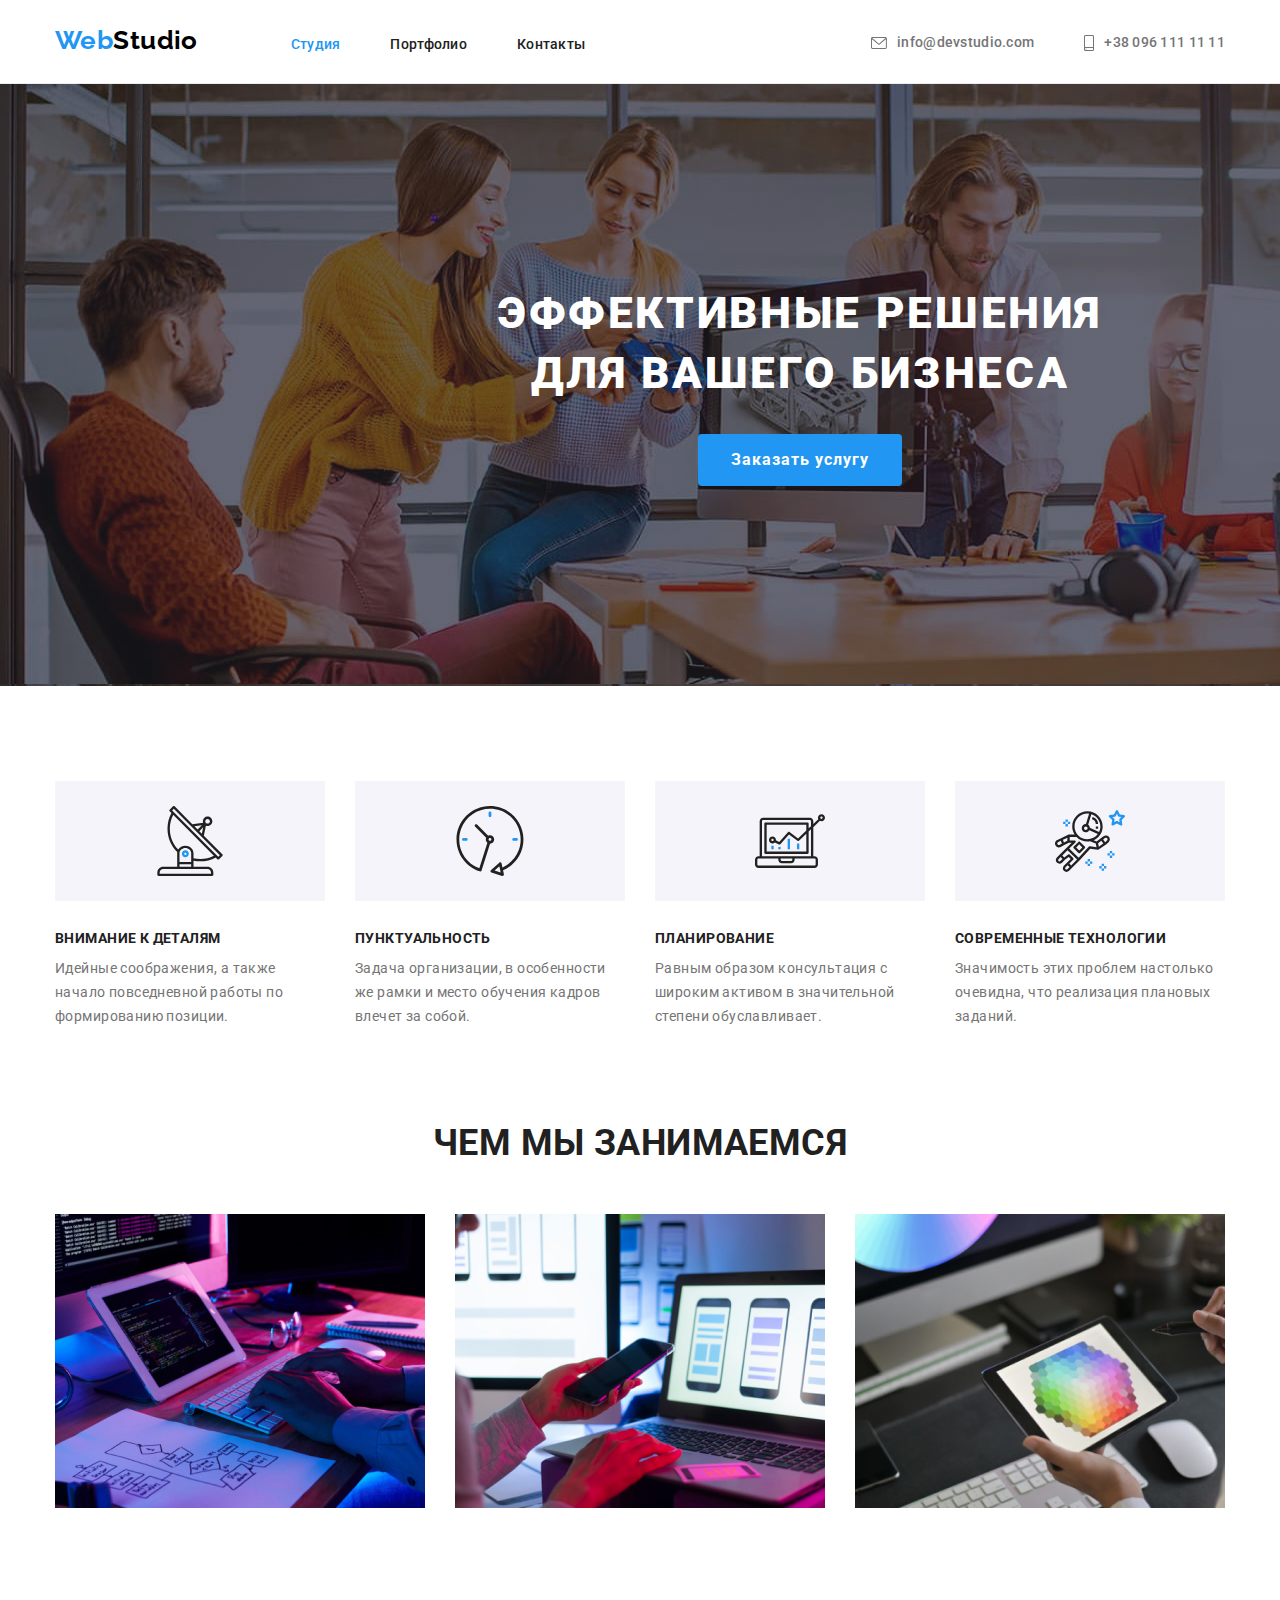
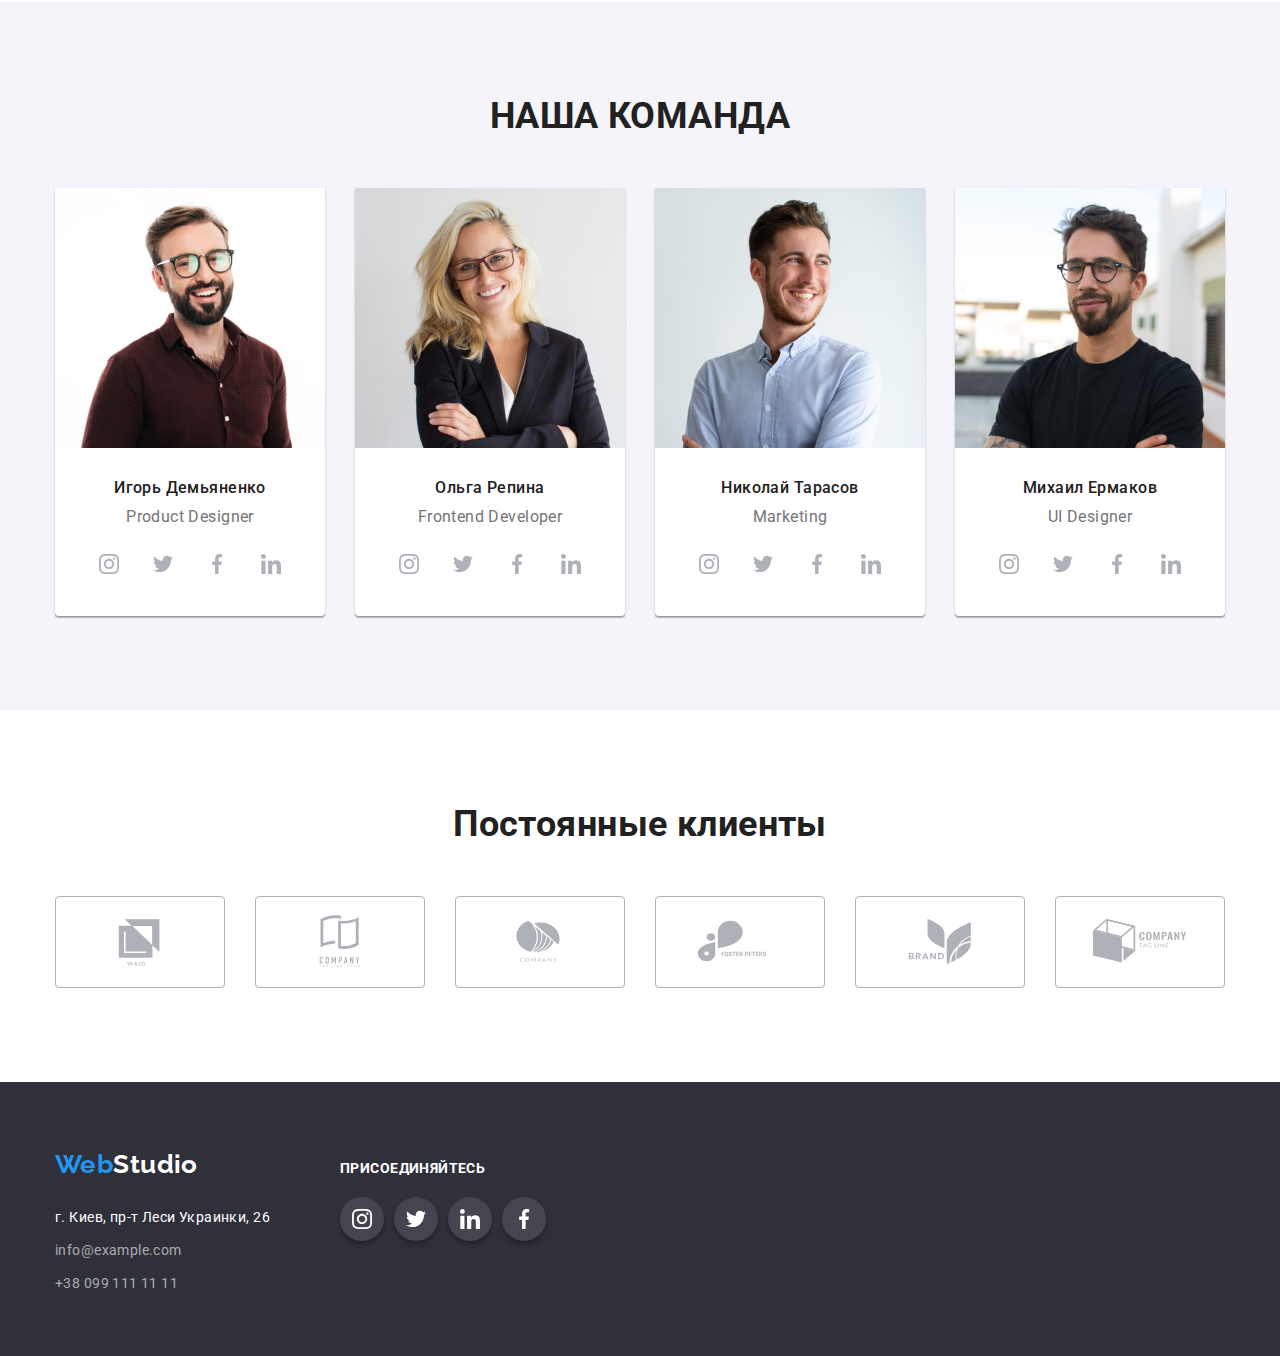
<file: index.html>
<!DOCTYPE html>
<html lang="en">

<head>
    <meta charset="UTF-8">
    <meta http-equiv="X-UA-Compatible" content="IE=edge">
    <meta name="viewport" content="width=device-width, initial-scale=1.0">
    <title>Web Studio</title>

    <!-- Сначала нормализатор -->
    <link rel="stylesheet"
        href="https://cdnjs.cloudflare.com/ajax/libs/modern-normalize/1.0.0/modern-normalize.min.css" />
    <!-- Потом ваши стили -->

    <link rel="preconnect" href="https://fonts.googleapis.com">
    <link rel="preconnect" href="https://fonts.gstatic.com" crossorigin>
    <link rel="stylesheet"
        href="https://fonts.googleapis.com/css2?family=Raleway:wght@700&family=Roboto:wght@400;500;700;900&display=swap">
    <link rel="stylesheet" href="./css/styles.css">
</head>

<body class="body-page">
<!--  - -- -- - - -- - - - -- - --- - -HEADER- - - -- -- - - - -- - - -- - -->
    <header class="head">
        <!--Область навигации-->
        <div class="container headstyle">
            <nav class="container-nav">
                <a href="./index.html" class="logo"><span class="logostyle">Web</span>Studio</a>
                <ul class="site-nav cont-site">

                    <li class="list-nav"><a href="./index.html" class="link current">Студия</a></li>
                    <li class="list-nav"><a href="./portfolio.html" class="link">Портфолио</a></li>
                    <li class="list-nav"><a href="" class="link">Контакты</a></li>
                </ul>

            </nav>
            <ul class="contacts">
                <li class="contacts-item">
                    <a href="mailto:info@devstudio.com" class="contacts-link">
                        <svg width="16" height="12" class="icon-decoration">
                            <use href="./images/icons.svg#icon-envelope"></use>
                        </svg>
                        info@devstudio.com
                    </a>
                </li>
                <li class="contacts-item">
                    <a href="tel:+380961111111" class="contacts-link">
                        <svg width="10" height="16" class="icon-decoration">
                            <use href="./images/icons.svg#icon-smartphone"></use>
                        </svg>
                        +38 096 111 11 11
                    </a>

                </li>
            </ul>
        </div>
    </header>
<!-- - - - -- - - - - -- - - -- - - -MAIN CONTENT- - -- - - - -- - - -- -- -- - -->
    <main>
<!-- -- - - -- -- - - - --- -- - - -- -HERO BLOCK- - -- - - - - - -- - - -- -  -->
        <section class="greeting">
            <div class="greet-box container">
                <h1 class="greeting-title">Эффективные решения для вашего бизнеса</h1>
                <button type="button" class="primary button">Заказать услугу</button>
            </div>
        </section>
<!-- - - -- - -- -- - - -- - - -- - -- -Особенности- - - - -- - - -- - -- -- - --->
        <section class="features">
            <div class="feature container">
                <ul class="features-list">
                    <li class="features-item">
                        <div class="features-icons">
                            <svg width="70" height="70" class="features-icon-decoration">
                                <use href="./images/icons.svg#icon-antenna"></use>
                            </svg>
                        </div>
                        <h3 class="features-title">Внимание к деталям</h3>
                        <p class="text">Идейные соображения, а также начало повседневной работы по формированию позиции.
                        </p>
                    </li>
                    <li class="features-item">
                        <div class="features-icons">
                            <svg width="70" height="70" class="features-icon-decoration">
                                <use href="./images/icons.svg#icon-clock"></use>
                            </svg>
                        </div>
                        <h3 class="features-title">Пунктуальность</h3>
                        <p class="text">Задача организации, в особенности же рамки и место обучения кадров влечет за
                            собой.</p>
                    </li>

                    <li class="features-item">
                        <div class="features-icons">
                            <svg width="70" height="70" class="features-icon-decoration">
                                <use href="./images/icons.svg#icon-diagram"></use>
                            </svg>
                        </div>
                        <h3 class="features-title">Планирование</h3>
                        <p class="text">Равным образом консультация с широким активом в значительной степени
                            обуславливает.</p>
                    </li>
                    <li class="features-item">
                        <div class="features-icons">
                            <svg width="70" height="70" class="features-icon-decoration">
                                <use href="./images/icons.svg#icon-astronaut"></use>
                            </svg>
                        </div>
                        <h3 class="features-title">Современные технологии</h3>
                        <p class="text">Значимость этих проблем настолько очевидна, что реализация плановых заданий.</p>
                    </li>
                </ul>
            </div>
        </section>
<!--  -- - --- - - -- - -- - -- -Чем мы занимаемся- - -- -- - -- - - --- - - - -- -- -- -  -->
        <section class="work ">
            <div class="examples container">
                <h2 class="examples-work-title">Чем мы занимаемся</h2>
                <ul class="examples-list">
                    <li class="examples-item"><img src="./images/box1.jpg" alt="Разработка программ" width="370"
                            class="image"></li>
                    <li class="examples-item"><img src="./images/box2.jpg" alt="Разработка мобильных приложений"
                            width="370" class="image"></li>
                    <li class="examples-item"><img src="./images/box3.jpg" alt="Дизайн" width="370" class="image"></li>
                </ul>
            </div>
        </section>
<!-- -- - -- -- - -- - - - -- - - - -Наша команда- - -- - - -- - - - -- - - -- - -- -->
        <section class="team-list">
            <div class="team container">
                <h2 class="team-title">Наша команда</h2>
                <ul class="profile">
                    <li class="team-item"><img src="./images/img.jpg" alt="Product Designer" width="270" class="image">
                        <div class="profile-description">
                            <h3 class="name">Игорь Демьяненко</h3>
                            <p class="profession">Product Designer</p>
                        
                        <ul class="social-network">
                            <li class="icon-link-item">
                                <a href="" class="instagram icon-link">
                                    <svg width="20" height="20" class="social-link-icon">
                                        <use href="./images/icons.svg#icon-instagram"></use>
                                    </svg>
                                </a>
                            </li>
                            <li class="icon-link-item">
                                <a href="" class="twitter icon-link">
                                    <svg width="20" height="20" class="social-link-icon">
                                        <use href="./images/icons.svg#icon-twitter"></use>
                                    </svg>
                                </a>
                            </li>
                            <li class="icon-link-item">
                                <a href="" class="facebook icon-link">
                                    <svg width="20" height="20" class="social-link-icon">
                                        <use href="./images/icons.svg#icon-facebook"></use>
                                    </svg>
                                </a>
                            </li>
                            <li class="icon-link-item">
                                <a href="" class="linkedin icon-link">
                                    <svg width="20" height="20" class="social-link-icon">
                                        <use href="./images/icons.svg#icon-linkedin"></use>
                                    </svg>
                                </a>
                            </li>
                        </ul>
                        </div>
                    </li>
                    <li class="team-item"><img src="./images/img1.jpg" alt="Frontend Developer" width="270"
                            class="image">
                        <div class="profile-description">
                            <h3 class="name">Ольга Репина</h3>
                            <p class="profession">Frontend Developer</p>
                        
                        <ul class="social-network">
                            <li class="icon-link-item">
                                <a href="" class="instagram icon-link">
                                    <svg width="20" height="20" class="social-link-icon">
                                        <use href="./images/icons.svg#icon-instagram"></use>
                                    </svg>
                                </a>
                            </li>
                            <li class="icon-link-item">
                                <a href="" class="twitter icon-link">
                                    <svg width="20" height="20" class="social-link-icon">
                                        <use href="./images/icons.svg#icon-twitter"></use>
                                    </svg>
                                </a>
                            </li>
                            <li class="icon-link-item">
                                <a href="" class="facebook icon-link">
                                    <svg width="20" height="20" class="social-link-icon">
                                        <use href="./images/icons.svg#icon-facebook"></use>
                                    </svg>
                                </a>
                            </li>
                            <li class="icon-link-item">
                                <a href="" class="linkedin icon-link">
                                    <svg width="20" height="20" class="social-link-icon">
                                        <use href="./images/icons.svg#icon-linkedin"></use>
                                    </svg>
                                </a>
                            </li>
                        </ul>
                        </div>
                    </li>
                    <li class="team-item"><img src="./images/img2.jpg" alt="Marketing" width="270" class="image">
                        <div class="profile-description">
                            <h3 class="name">Николай Тарасов</h3>
                            <p class="profession">Marketing</p>
                            <ul class="social-network">
                                <li class="icon-link-item">
                                    <a href="" class="instagram icon-link">
                                        <svg width="20" height="20" class="social-link-icon">
                                            <use href="./images/icons.svg#icon-instagram"></use>
                                        </svg>
                                    </a>
                                </li>
                                <li class="icon-link-item">
                                    <a href="" class="twitter icon-link">
                                        <svg width="20" height="20" class="social-link-icon">
                                            <use href="./images/icons.svg#icon-twitter"></use>
                                        </svg>
                                    </a>
                                </li>
                                <li class="icon-link-item">
                                    <a href="" class="facebook icon-link">
                                        <svg width="20" height="20" class="social-link-icon">
                                            <use href="./images/icons.svg#icon-facebook"></use>
                                        </svg>
                                    </a>
                                </li>
                                <li class="icon-link-item">
                                    <a href="" class="linkedin icon-link">
                                        <svg width="20" height="20" class="social-link-icon">
                                            <use href="./images/icons.svg#icon-linkedin"></use>
                                        </svg>
                                    </a>
                                </li>
                            </ul>
                        </div>
                       
                    </li>
                    <li class="team-item"><img src="./images/img3.jpg" alt="UI Designer" width="270" class="image">
                        <div class="profile-description">
                            <h3 class="name">Михаил Ермаков</h3>
                            <p class="profession">UI Designer</p>
                            <ul class="social-network">
                                <li class="icon-link-item">
                                    <a href="" class="instagram icon-link">
                                        <svg width="20" height="20" class="social-link-icon">
                                            <use href="./images/icons.svg#icon-instagram"></use>
                                        </svg>
                                    </a>
                                </li>
                                <li class="icon-link-item">
                                    <a href="" class="twitter icon-link">
                                        <svg width="20" height="20" class="social-link-icon">
                                            <use href="./images/icons.svg#icon-twitter"></use>
                                        </svg>
                                    </a>
                                </li>
                                <li class="icon-link-item">
                                    <a href="" class="facebook icon-link">
                                        <svg width="20" height="20" class="social-link-icon">
                                            <use href="./images/icons.svg#icon-facebook"></use>
                                        </svg>
                                    </a>
                                </li>
                                <li class="icon-link-item">
                                    <a href="" class="linkedin icon-link">
                                        <svg width="20" height="20" class="social-link-icon">
                                            <use href="./images/icons.svg#icon-linkedin"></use>
                                        </svg>
                                    </a>
                                </li>
                            </ul>
                        </div>
                        
                    </li>
                </ul>
            </div>
        </section>
<!--   -- - -- - -- - -- - -- - -- - - -- - - -- Наши клиенты - -- - -- - -- - -- -- - -- -- --->
        <section class="clients">
            <div class="clients-group">
                <h2 class="clients-title">Постоянные клиенты</h2>
                <ul class="clients-list">
                    <li class="clients-item">
                        <a href="" class="clients-link">
                            <svg width="106" height="60" class="clients-link-icon">
                                <use href="./images/icons.svg#icon-Logo-company1">
                                </use>
                            </svg>
                        </a>
                    </li>
                    <li class="clients-item">
                        <a href="" class="clients-link">
                            <svg width="106" height="60" class="clients-link-icon">
                                <use href="./images/icons.svg#icon-Logo-company2">
                                </use>
                            </svg>
                        </a>
                    </li>
                    <li class="clients-item">
                        <a href="" class="clients-link">
                            <svg width="106" height="60" class="clients-link-icon">
                                <use href="./images/icons.svg#icon-Logo-company3">
                                </use>
                            </svg>
                        </a>
                    </li>
                    <li class="clients-item">
                        <a href="" class="clients-link">
                            <svg width="106" height="60" class="clients-link-icon">
                                <use href="./images/icons.svg#icon-Logo-company4">
                                </use>
                            </svg>
                        </a>
                    </li>
                    <li class="clients-item">
                        <a href="" class="clients-link">
                            <svg width="106" height="60" class="clients-link-icon">
                                <use href="./images/icons.svg#icon-Logo-company5">
                                </use>
                            </svg>
                        </a>
                    </li>
                    <li class="clients-item">
                        <a href="" class="clients-link">
                            <svg width="106" height="60" class="clients-link-icon">
                                <use href="./images/icons.svg#icon-Logo-company6">
                                </use>
                            </svg>
                        </a>
                    </li>
                </ul>
            </div>

        </section>
    </main>
<!--  -- - - -- - - -- - -- -- - - -- --FOOTER- - - -- - -- - -- - - -- - -- -- -  -->
    <footer class="footer-section">
        <div class="container basement">
                <div class="logo-address">
                    <a href="./index.html" class="foot-logo"><span class="footstyle">Web</span>Studio</a>
                    <address class="address-text ident">г. Киев, пр-т Леси Украинки, 26
                        <ul class="list-ident">
                            <li class="ident"><a href="mailto:info@example.com" class="foot-link">info@example.com</a>
                            </li>
                            <li class="ident"><a href="tel:+380991111111" class="foot-link">+38 099 111 11 11</a></li>
                        </ul>
                    </address>
                </div>
                <div class="social-link-list">
                    <h2 class="social-link-head">ПРИСОЕДИНЯЙТЕСЬ</h2>
                    <ul class="footer-social-list">
                        <li class="foot-social-item">
                            <a href="" class="instagram icon-link-footer">
                                <svg width="20" height="20" class="social-link-icon">
                                    <use href="./images/icons.svg#icon-instagram"></use>
                                </svg>
                            </a>
                        </li>
                        <li class="foot-social-item">
                            <a href="" class="twitter icon-link-footer">
                                <svg width="20" height="20" class="social-link-icon">
                                    <use href="./images/icons.svg#icon-twitter"></use>
                                </svg>
                            </a>
                        </li>
                        <li class="foot-social-item">
                            <a href="" class="linkedin icon-link-footer">
                                <svg width="20" height="20" class="social-link-icon">
                                    <use href="./images/icons.svg#icon-linkedin"></use>
                                </svg>
                            </a>
                        </li>
                        <li class="foot-social-item">
                            <a href="" class="facebook icon-link-footer">
                                <svg width="20" height="20" class="social-link-icon">
                                    <use href="./images/icons.svg#icon-facebook"></use>
                                </svg>
                            </a>
                        </li>
                    </ul>
                </div>
           

        </div>
    </footer>
</body>

</html>
</file>
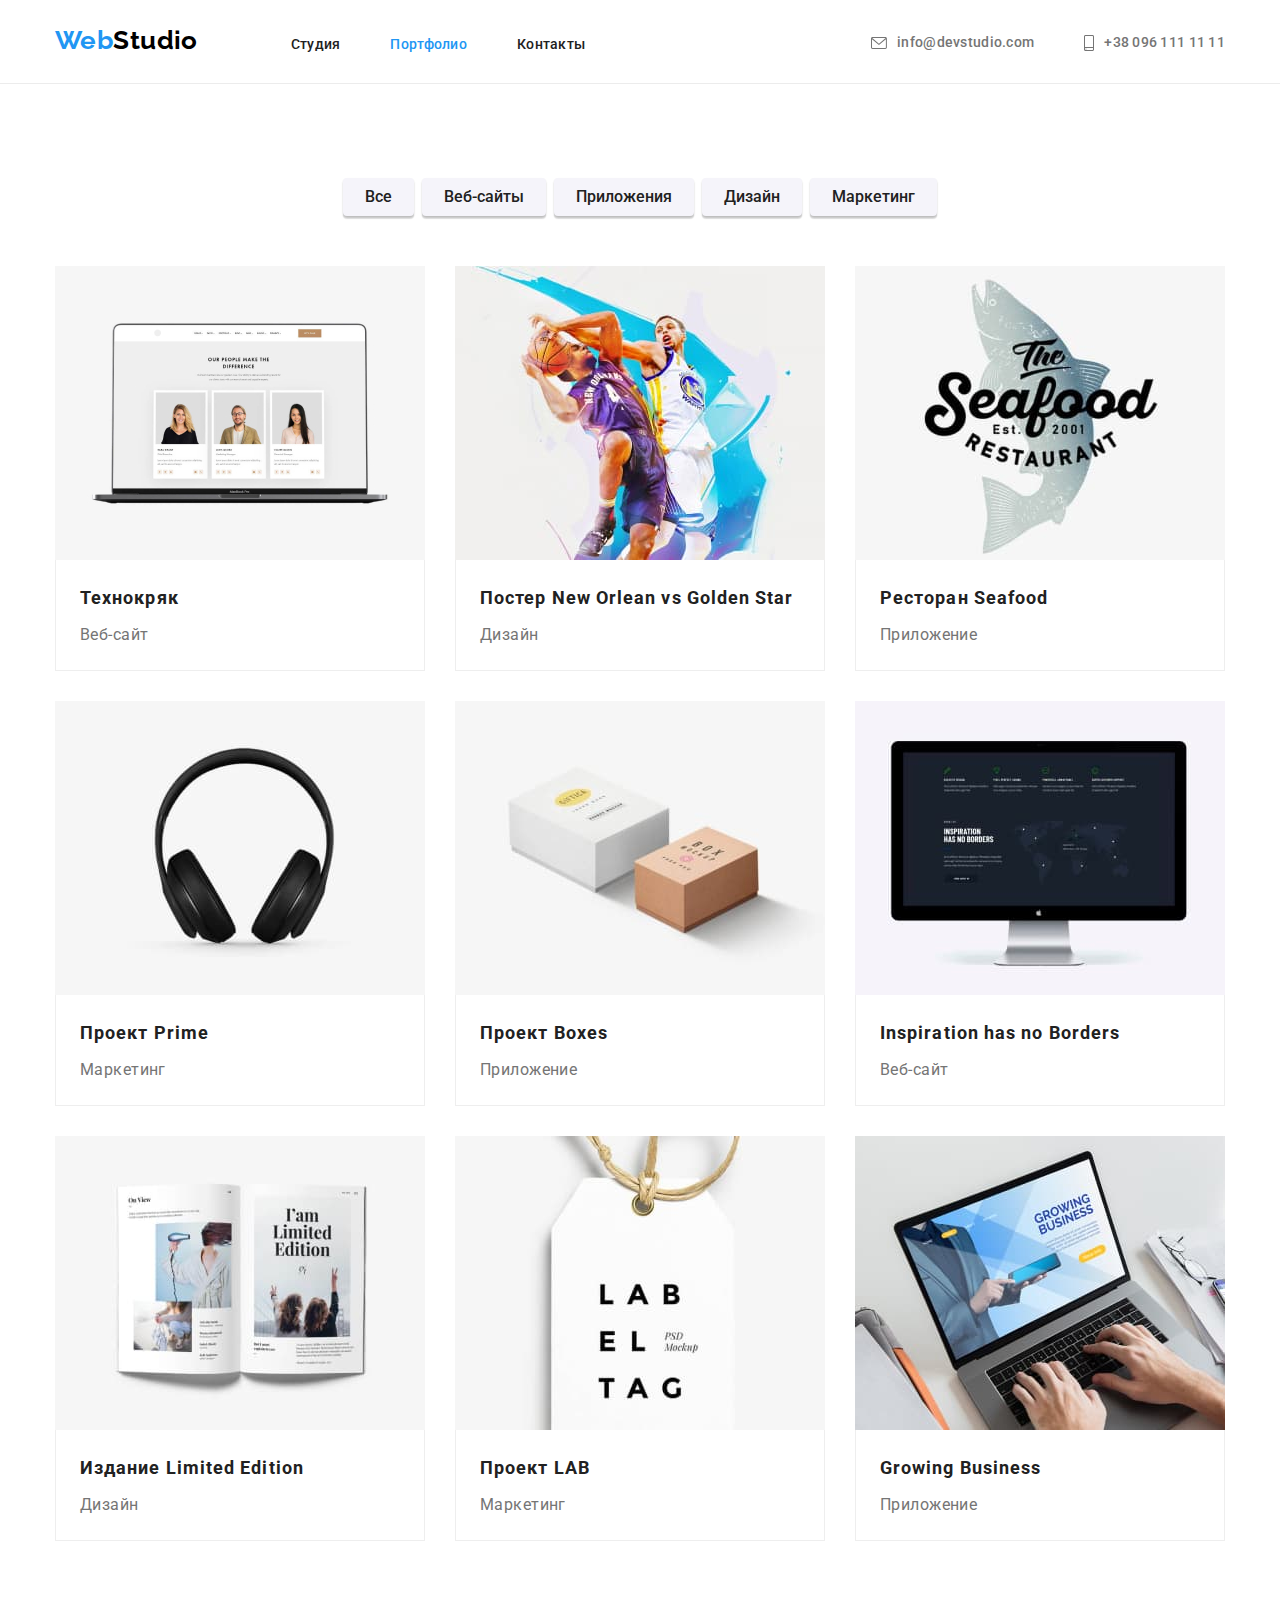
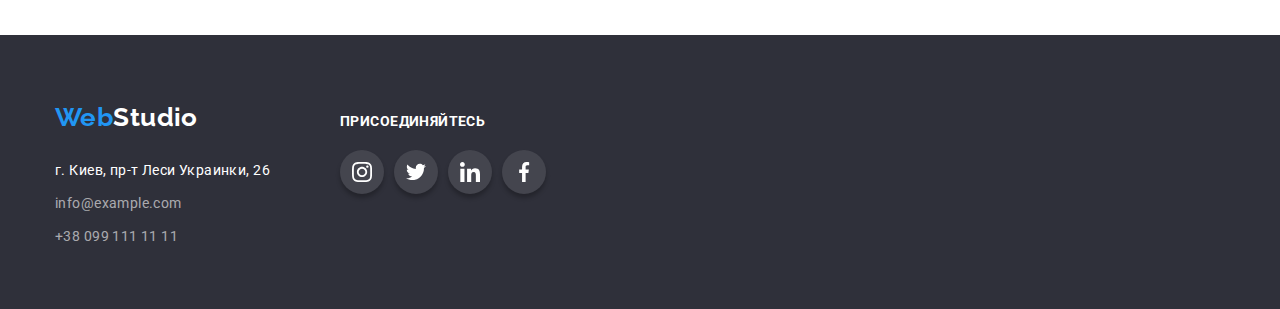
<file: portfolio.html>
<!DOCTYPE html>
<html lang="en">

<head>
    <meta charset="UTF-8">
    <meta http-equiv="X-UA-Compatible" content="IE=edge">
    <meta name="viewport" content="width=device-width, initial-scale=1.0">
    <title>Портфолио</title>

    <!-- Сначала нормализатор -->
    <link rel="stylesheet"
        href="https://cdnjs.cloudflare.com/ajax/libs/modern-normalize/1.0.0/modern-normalize.min.css" />
    <!-- Потом стили -->

    <link rel="preconnect" href="https://fonts.googleapis.com">
    <link rel="preconnect" href="https://fonts.gstatic.com" crossorigin>
    <link
        href="https://fonts.googleapis.com/css2?family=Raleway:wght@700&family=Roboto:wght@400;500;700;900&display=swap"
        rel="stylesheet">
    <link rel="stylesheet" href="./css/styles.css">
</head>

<body class="body-page">
    <header class="head">
<!-- -- -- - -- - -- - -- - -Область навигации - -- - - -- -- - - -- - - - -->
        <div class="container headstyle">
            <nav class="container-nav">
                <a href="./index.html" class="logo"><span class="logostyle">Web</span>Studio</a>
                <ul class="site-nav cont-site">

                    <li class="list-nav"><a href="./index.html" class="link">Студия</a></li>
                    <li class="list-nav"><a href="./portfolio.html" class="link current">Портфолио</a></li>
                    <li class="list-nav"><a href="" class="link">Контакты</a></li>
                </ul>

            </nav>
            <ul class="contacts">
                <li class="contacts-item">
                    <a href="mailto:info@devstudio.com" class="contacts-link">
                        <svg width="16" height="12" class="icon-decoration">
                            <use href="./images/icons.svg#icon-envelope"></use>
                        </svg>
                        info@devstudio.com
                    </a>
                </li>
                <li class="contacts-item">
                    <a href="tel:+380961111111" class="contacts-link">
                        <svg width="10" height="16" class="icon-decoration">
                            <use href="./images/icons.svg#icon-smartphone"></use>
                        </svg>
                        +38 096 111 11 11
                    </a>

                </li>
            </ul>
        </div>
    </header>
    <main>

        <section class="prime">
            <div class="container content">
    <!-- --      --- ----  --- --- --- --- -- --- --- -- Фильтр--- --- -- ----->
                <h2 class="hidden-title">Фильтр</h2>
                
                    <ul class="filter">
                        <li class="item-btn"><button type="button" class="btn primary">Все</button></li>
                        <li class="item-btn"><button type="button" class="btn second">Веб-сайты</button></li>
                        <li class="item-btn"><button type="button" class="btn second">Приложения</button></li>
                        <li class="item-btn"><button type="button" class="btn second">Дизайн</button></li>
                        <li class="item-btn"><button type="button" class="btn second">Маркетинг</button></li>
                    </ul>
                
    <!-- --- --- --- -- -- ---- --- -- --- -- --- - Список работ -- -- -- -- -- - -->
                <h2 class="hidden-title">Список работ</h2>

                <ul class="work-list">
                    <li class="list-item">
                        <a href="" class="list-item-link">
                            <img src="./images/p_img1.jpg" alt="Техно кряка" class="image" width="370" class="image">
                            <div class="description-card">
                                <h3 class="item-title">Технокряк</h3>
                                <p class="item">Веб-сайт</p>
                            </div>
                        </a>
                    </li>
                
                    <li class="list-item">
                        <a href="" class="list-item-link">
                            <img src="./images/p_img2.jpg" alt="Постер баскетбол" class="image" width="370" class="image">
                            <div class="description-card">
                                <h3 class="item-title">Постер New Orlean vs Golden Star</h3>
                                <p class="item">Дизайн</p>
                            </div>
                
                        </a>
                    </li>
                
                    <li class="list-item">
                        <a href="" class="list-item-link">
                            <img src="./images/p_img3.jpg" alt="Ресторанчик" class="image" width="370" class="image">
                            <div class="description-card">
                                <h3 class="item-title">Ресторан Seafood</h3>
                                <p class="item">Приложение</p>
                            </div>
                
                        </a>
                    </li>
                
                    <li class="list-item">
                        <a href="" class="list-item-link">
                            <img src="./images/p_img4.jpg" alt="Наушнички" class="image" width="370" class="image">
                            <div class="description-card">
                                <h3 class="item-title">Проект Prime</h3>
                                <p class="item">Маркетинг</p>
                            </div>
                
                        </a>
                    </li>
                
                    <li class="list-item">
                        <a href="" class="list-item-link">
                            <img src="./images/p_img5.jpg" alt="Какие то коробки" class="image" width="370" class="image">
                            <div class="description-card">
                                <h3 class="item-title">Проект Boxes</h3>
                                <p class="item">Приложение</p>
                            </div>
                
                        </a>
                    </li>
                
                    <li class="list-item">
                        <a href="" class="list-item-link">
                            <img src="./images/p_img6.jpg" alt="Мониторчик" class="image" width="370" class="image">
                            <div class="description-card">
                                <h3 class="item-title">Inspiration has no Borders</h3>
                                <p class="item">Веб-сайт</p>
                            </div>
                
                        </a>
                    </li>
                
                    <li class="list-item">
                        <a href="" class="list-item-link">
                            <img src="./images/p_img7.jpg" alt="Журнальчик" class="image" width="370" class="image">
                            <div class="description-card">
                                <h3 class="item-title">Издание Limited Edition</h3>
                                <p class="item">Дизайн</p>
                            </div>
                
                        </a>
                    </li>
                
                    <li class="list-item">
                        <a href="" class="list-item-link">
                            <img src="./images/p_img8.jpg" alt="Етикетка" class="image" width="370" class="image">
                            <div class="description-card">
                                <h3 class="item-title">Проект LAB</h3>
                                <p class="item">Маркетинг</p>
                            </div>
                
                        </a>
                    </li>
                
                    <li class="list-item">
                        <a href="" class="list-item-link">
                            <img src="./images/p_img9.jpg" alt="Ноутбук" class="image" width="370" class="image">
                            <div class="description-card">
                                <h3 class="item-title">Growing Business</h3>
                                <p class="item">Приложение</p>
                            </div>
                
                        </a>
                    </li>
                
                </ul>
            </div>
        </section>
    </main>
    <!--  -- - --  -- - -- - -- - -  - - - - -- --  FOOTER - -- - -- - - -- - - - - - --  -->
    <footer class="footer-section">
        <div class="container basement">
            <div class="logo-address">
                <a href="./index.html" class="foot-logo"><span class="footstyle">Web</span>Studio</a>
                <address class="address-text ident">г. Киев, пр-т Леси Украинки, 26
                    <ul class="list-ident">
                        <li class="ident"><a href="mailto:info@example.com" class="foot-link">info@example.com</a>
                        </li>
                        <li class="ident"><a href="tel:+380991111111" class="foot-link">+38 099 111 11 11</a></li>
                    </ul>
                </address>
            </div>
            <div class="social-link-list">
                <h2 class="social-link-head">ПРИСОЕДИНЯЙТЕСЬ</h2>
                <ul class="footer-social-list">
                    <li class="foot-social-item">
                        <a href="" class="instagram icon-link-footer">
                            <svg width="20" height="20" class="social-link-icon">
                                <use href="./images/icons.svg#icon-instagram"></use>
                            </svg>
                        </a>
                    </li>
                    <li class="foot-social-item">
                        <a href="" class="twitter icon-link-footer">
                            <svg width="20" height="20" class="social-link-icon">
                                <use href="./images/icons.svg#icon-twitter"></use>
                            </svg>
                        </a>
                    </li>
                    <li class="foot-social-item">
                        <a href="" class="linkedin icon-link-footer">
                            <svg width="20" height="20" class="social-link-icon">
                                <use href="./images/icons.svg#icon-linkedin"></use>
                            </svg>
                        </a>
                    </li>
                    <li class="foot-social-item">
                        <a href="" class="facebook icon-link-footer">
                            <svg width="20" height="20" class="social-link-icon">
                                <use href="./images/icons.svg#icon-facebook"></use>
                            </svg>
                        </a>
                    </li>
                </ul>
            </div>
    
    
        </div>
    </footer>
</body>

</html>
</file>
<file: css/styles.css>
/* боди #FFFFFF */
/* цвет основного текста #757575 */
/* цвет фона приветствия и футер #2F303A */
/* хедер #FFFFFF */
/* цвет  заголовков #212121 */
/* logo #2196F3  #000000 */
/* акцент #2196F3 */
/* почта и телефон rgba(255, 255, 255, 0.6) */
/* адрес и приветствие #FFFFFF */
/* команда фон #F5F4FA */
/* ___________________________ */
*,
*::before,
*::after {
  box-sizing: border-box;
}

h1,
h2,
h3,
h4,
h5,
h6,
p,
ul {
  margin: 0px;
  padding: 0px;
  /* list-style: none; */
}
ul {
  list-style: none;
}

.image {
  display: block;
}

:root {
  --primary-text-color: #757575;
  --title-text-color: #212121;
  --accent-color: #2196f3;
  --primary-bg-color: #ffffff;
  --head-foot-bgcolor: #2f303a;
  --btn-prime-color: #ffffff;
  --btn-second-color: #f5f4fa;
  --greeting-words-color: #ffffff;
  --icons-color: #afb1b8;
  --footer-icons: #ffffff;
}

body {
  background-color: var(--primary-bg-color);
  color: var(--primary-text-color);

  font-family: Roboto;
  font-weight: 400;
  letter-spacing: 0.03em;
  font-size: 14px;
  line-height: 1.71;

  margin: 0 auto;
}

a {
  text-decoration: none;
}

/* h3 {
  font-weight: 700;
  font-size: 14px;
} */

/* = = == = = == = == == header= = = == = == = = == = = */
.head {
  border-bottom: 1px solid #ececec;
}
.container {
  width: 1200px;
  margin: 0px auto;
  padding-left: 15px;
  padding-right: 15px;
}

.container.headstyle {
  display: flex;
  justify-content: space-between;
  align-items: center;
  align-items: baseline;
}
.container-nav {
  display: flex;
  justify-content: space-between;
  align-items: baseline;
}
.cont-site {
  display: flex;
  align-items: baseline;
}

.list-nav + .list-nav {
  margin-left: 50px;
}
.link {
  padding-top: 32px;
  padding-bottom: 32px;
}

/* = = = = == = = = == == логотип = = = == = == = = = = =*/
.logo {
  color: #000000;

  font-family: Raleway, sans-serif;
  font-weight: 700;
  font-size: 26px;
  line-height: 1.19;
  text-align: center;
  padding-top: 25px;
  padding-bottom: 25px;
  margin-right: 93px;
}
.logo:focus,
.logo:hover {
  color: var(--accent-color);
}
.logostyle {
  color: #2196f3;
}
.logostyle:hover,
.logostyle:focus {
  color: #000000;
}
/* = = = = == = == = = = == = навигация= = = == = = ==  */
.site-nav .link {
  color: var(--title-text-color);

  font-weight: 500;
  font-size: 14px;
  line-height: 1.14;
  letter-spacing: 0.02em;
}
.site-nav .link:hover,
.site-nav .link:focus {
  color: var(--accent-color);
}
.site-nav .link.current {
  color: var(--accent-color);
}
/* = = == = = == = = == контакты = = = = = = == = = = =*/
.contacts {
  display: flex;
  margin-left: auto;
}
.contacts-link {
  color: var(--primary-text-color);

  font-weight: 500;
  /* font-size: 14px; */
  line-height: 1.14;
  letter-spacing: 0.02em;

  padding-top: 32px;
  padding-bottom: 32px;
  /* margin-left: 10px; */
  display: flex;
  align-items: center;
}
.contacts-item + .contacts-item {
  margin-left: 50px;
}
.contacts-item {
  /* display: flex;
  align-items: center; */
  fill: var(--primary-text-color);
}
.icon-decoration {
  margin-right: 10px;
}
.contacts-link:focus,
.contacts-link:hover {
  color: var(--accent-color);
  fill: var(--accent-color);
}

/* = == = = == == = == = = = == = = == = = == = = == = = == = = == = = */
/* == = == =  = == = = == = = == Приветствие  == == == = == == = = */
.greeting {
  width: 1600px;
  background-color: var(--head-foot-bgcolor);
  background-image: linear-gradient(to left, rgba(47, 48, 58, 0.4), rgba(47, 48, 58, 0.4)),
    url('../images/overlay-background.jpg');

  text-align: center;
  padding: 200px 0;
  margin: 0 auto;
}
.greet-box.container {
  color: var(--btn-prime-color);
  display: inline-block;
  text-align: center;
}
.greeting-title {
  color: var(--greeting-words-color);

  font-weight: 900;
  font-size: 44px;
  line-height: 1.36;

  letter-spacing: 0.06em;
  text-transform: uppercase;
  width: 696px;
  margin-left: auto;
  margin-right: auto;
}
.primary.button {
  color: var(--btn-prime-color);
  background-color: var(--accent-color);

  font-family: inherit;
  font-weight: 700;
  font-size: 16px;
  line-height: 1.88;
  letter-spacing: 0.06em;

  margin-top: 30px;

  padding: 10px 32px;
  min-width: 200px;
  border: 1px solid transparent;
  border-radius: 4px;
}
.primary.button:hover,
.primary.button:focus {
  background-color: #188ce8;
  box-shadow: 0px 4px 4px rgba(0, 0, 0, 0.15);
}
/* = = == = = = == = = =Список преимуществ = = = = == = == */
.features {
  max-width: 1600px;
  padding-bottom: 47px;
  padding-top: 95px;
  margin: 0 auto;
}
.features-item {
  width: 270px;
}
.features-title {
  color: var(--title-text-color);

  text-transform: uppercase;
  font-weight: 700;
  font-size: 14px;
  line-height: 1.14;
  margin-bottom: 10px;
}
.features-list {
  display: flex;
  /* align-items: baseline; */
}
.features-item + .features-item {
  margin-left: 30px;
}
.features-icons {
  display: flex;
  align-items: center;
  justify-content: center;
  height: 120px;
  margin-bottom: 30px;

  background-color: #f5f4fa;
}
.features-icon-decoration {
  margin: 0;
}
/* чем заняты */
.work {
  padding-bottom: 94px;
  padding-top: 47px;
}
.examples-work-title {
  color: var(--title-text-color);

  font-weight: 700;
  font-size: 36px;
  line-height: 1.16;
  text-align: center;
  text-transform: uppercase;
}
.examples-list {
  display: flex;
  margin-top: 50px;
}
.examples-item {
  width: 370px;
}
.examples-item + .examples-item {
  margin-left: 30px;
}

/* = == == = = =Команда молодости нашей = = == = = == = = =*/
.team-list {
  padding-top: 94px;
  padding-bottom: 94px;
  background-color: #f5f4fa;
}

.profile .name {
  color: var(--title-text-color);

  font-weight: 500;
  font-size: 16px;
  line-height: 1.19;
}
.profile .profession {
  font-size: 16px;
  line-height: 1.19;
}
.profile .profile-description {
  padding-top: 30px;
  padding-bottom: 30px;
  text-align: center;
}

.team-title {
  color: var(--title-text-color);
  font-weight: 700;
  font-size: 36px;
  line-height: 1.16;
  text-align: center;
  text-transform: uppercase;
}
.profile {
  display: flex;
  margin-top: 50px;
}
.team-item + .team-item {
  margin-left: 30px;
}
.team-item {
  background-color: #ffffff;

  width: 270px;
  text-align: center;
  box-shadow: 0px 1px 3px rgba(0, 0, 0, 0.12), 0px 1px 1px rgba(0, 0, 0, 0.14),
    0px 2px 1px rgba(0, 0, 0, 0.2);
  border-radius: 0px 0px 4px 4px;
}
.profession {
  margin-top: 10px;
}
.social-network {
  display: flex;
  justify-content: center;
  margin-top: 16px;
}
.icon-link {
  display: inline-flex;
  width: 44px;
  height: 44px;
  fill: var(--icons-color);

  border: 1px solid transparent;
  border-radius: 50%;
  /* box-shadow: 0px 4px 4px rgba(0, 0, 0, 0.25); */

  overflow: hidden;
  align-items: center;
  justify-content: center;
}
.icon-link-item + .icon-link-item {
  margin-left: 10px;
}
.icon-link:hover,
.icon-link:focus {
  background-color: var(--accent-color);
  fill: var(--btn-prime-color);
}

.social-link-icon:hover,
.social-link-icon:focus {
  fill: var(--btn-prime-color);
}

/* --- -- --  -- -- - - -- - -- - - - -- - - -- - - - - */
/*-- - -- -- - -- - наши клиенты- -- -- -- - -- - -- */
.clients {
  padding-top: 94px;
  padding-bottom: 94px;
}
.clients-group {
  display: block;
  width: 1200px;
  padding-left: 15px;
  padding-right: 15px;
  margin-left: auto;
  margin-right: auto;
}
.clients-title {
  color: var(--title-text-color);

  font-weight: 700;
  font-size: 36px;
  line-height: 1.16;
  text-align: center;
  /* letter-spacing: 0.03em; */
}
.clients-list {
  display: flex;
  flex-wrap: wrap;
  margin-top: 50px;
}
.clients .clients-item {
  width: 170px;
  height: 92px;
  display: flex;
}
.clients-item + .clients-item {
  margin-left: 30px;
}
.clients-link {
  display: flex;
  width: inherit;
  align-items: center;
  justify-content: center;

  fill: var(--icons-color);
  border: 1px solid var(--icons-color);
  border-radius: 4px;
}
.clients-link:focus,
.clients-link:hover {
  fill: var(--accent-color);
  border: 1px solid var(--accent-color);
}
.clients-link-icon {
  width: 106px;
  height: 60px;
}

/* - -- -- - ---- - - -- - Футер - - -- -- -- -- */

.basement {
  display: flex;
  align-items: baseline;
}
.logo-address {
  display: flex;
  flex-direction: column;
}
/* .container.basement {

} */

.footer-section {
  background-color: var(--head-foot-bgcolor);
  padding-top: 60px;
  padding-bottom: 60px;
}
.foot-logo {
  color: #ffffff;

  font-family: Raleway;
  font-weight: 700;
  font-size: 26px;
  line-height: 1, 19;
}
.footstyle {
  color: #2196f3;
}
.address-text {
  color: #ffffff;

  font-style: normal;
  font-weight: 400;
  line-height: 1.71;

  display: flex;
  flex-direction: column;
  margin-top: 20px;
}
.list-ident {
  margin-top: 9px;
}
.ident + .ident {
  margin-top: 9px;
}
.address-text.ident {
  margin-top: 20px;
}
.footer-section .foot-link {
  color: rgba(255, 255, 255, 0.6);

  line-height: 1.71;
}

.footer-section .ident .foot-link {
  margin-top: 9px;
  padding-top: 60px;
  padding-bottom: 60px;
}
.footer-section .foot-link:hover,
.footer-section .foot-link:focus {
  color: var(--accent-color);
}
.social-link-list {
  margin-left: 70px;
  /* margin-bottom: 100px;
  margin-top: 72px; */
}
.social-link-head {
  color: #ffffff;
  font-weight: 700;
  font-size: 14px;
  line-height: 1.14;

  text-transform: uppercase;
}
.icon-link-footer {
  display: inline-flex;
  width: 44px;
  height: 44px;

  fill: var(--footer-icons);
  background-color: rgba(255, 255, 255, 0.1);

  border: 1px solid transparent;
  border-radius: 50%;
  box-shadow: 0px 4px 4px rgba(0, 0, 0, 0.25);

  overflow: hidden;
  align-items: center;
  justify-content: center;
}
.footer-social-list {
  display: flex;
  margin-top: 20px;
}
.foot-social-item + .foot-social-item {
  margin-left: 10px;
}

.icon-link-footer:hover,
.icon-link-footer:focus {
  background-color: var(--accent-color);
}
/* - -- - - -- - -- -- - -Страница портфолио - - -- -- -- - -*/
/*- -- - -- - --  контент main - - ---- -- -- - -- - -- -- -- */
.prime {
  /* background-color: #e5e5e5; */

  padding: 94px 0;
}

.filter .btn.primary {
  color: var(--title-text-color);

  font-family: inherit;
  font-weight: 500;
  font-size: 16px;
  line-height: 1.62;
  padding: 6px 22px;
  margin: 0;
}
.filter .btn.second {
  color: var(--title-text-color);
  padding: 6px 22px;
  margin: 0;
  font-weight: 500;
  font-size: 16px;
  line-height: 1.62;
}
.filter .btn.primary:hover,
.filter .btn.primary:focus {
  color: var(--btn-prime-color);
  background-color: var(--accent-color);
}
.filter .btn.second:hover,
.filter .btn.second:focus {
  color: var(--btn-prime-color);
  background-color: var(--accent-color);
}
/* ---- ---- --- --- Список работ -- - -- -- --  */
.work-list .item-title {
  color: var(--title-text-color);

  font-weight: 700;
  font-size: 18px;
  line-height: 2;
  letter-spacing: 0.06em;
}
.work-list .item {
  color: var(--primary-text-color);

  font-size: 16px;
  line-height: 1.87;
}

.filter {
  display: flex;
  justify-content: center;
  margin-bottom: 50px;
}
.item-btn + .item-btn {
  margin-left: 8px;
}
.btn {
  background-color: #f5f4fa;
  border: 1px transparent;

  box-shadow: 0px 3px 1px rgba(0, 0, 0, 0.1), 0px 1px 2px rgba(0, 0, 0, 0.08),
    0px 2px 2px rgba(0, 0, 0, 0.12);
  border-radius: 4px;
}
.work-list {
  display: flex;
  flex-wrap: wrap;
}
.list-item {
  flex-basis: calc((100% - 90px) / 3);
  display: flex;
}
.list-item:not(:nth-child(3n)) {
  margin-right: 30px;
}
.list-item:not(:nth-last-child(-n + 3)) {
  margin-bottom: 30px;
}
.list-item-link:focus,
.list-item-link:hover {
  box-shadow: 0px 1px 1px rgba(0, 0, 0, 0.12), 0px 4px 4px rgba(0, 0, 0, 0.06),
    1px 4px 6px rgba(0, 0, 0, 0.16);
}
.description-card {
  padding: 20px 24px;
  border: 1px solid #eeeeee;
  border-top: 0px;
}
.item-title {
  margin-bottom: 4px;
}

/*--- -- - -- --- -- - скрываем заголовки -- -- -- -*/
.hidden-title {
  position: absolute;
  width: 1px;
  height: 1px;
  margin: -1px;
  border: 0;
  padding: 0;

  white-space: nowrap;
  clip-path: inset(100%);
  clip: rect(0 0 0 0);
  overflow: hidden;
}
</file>
